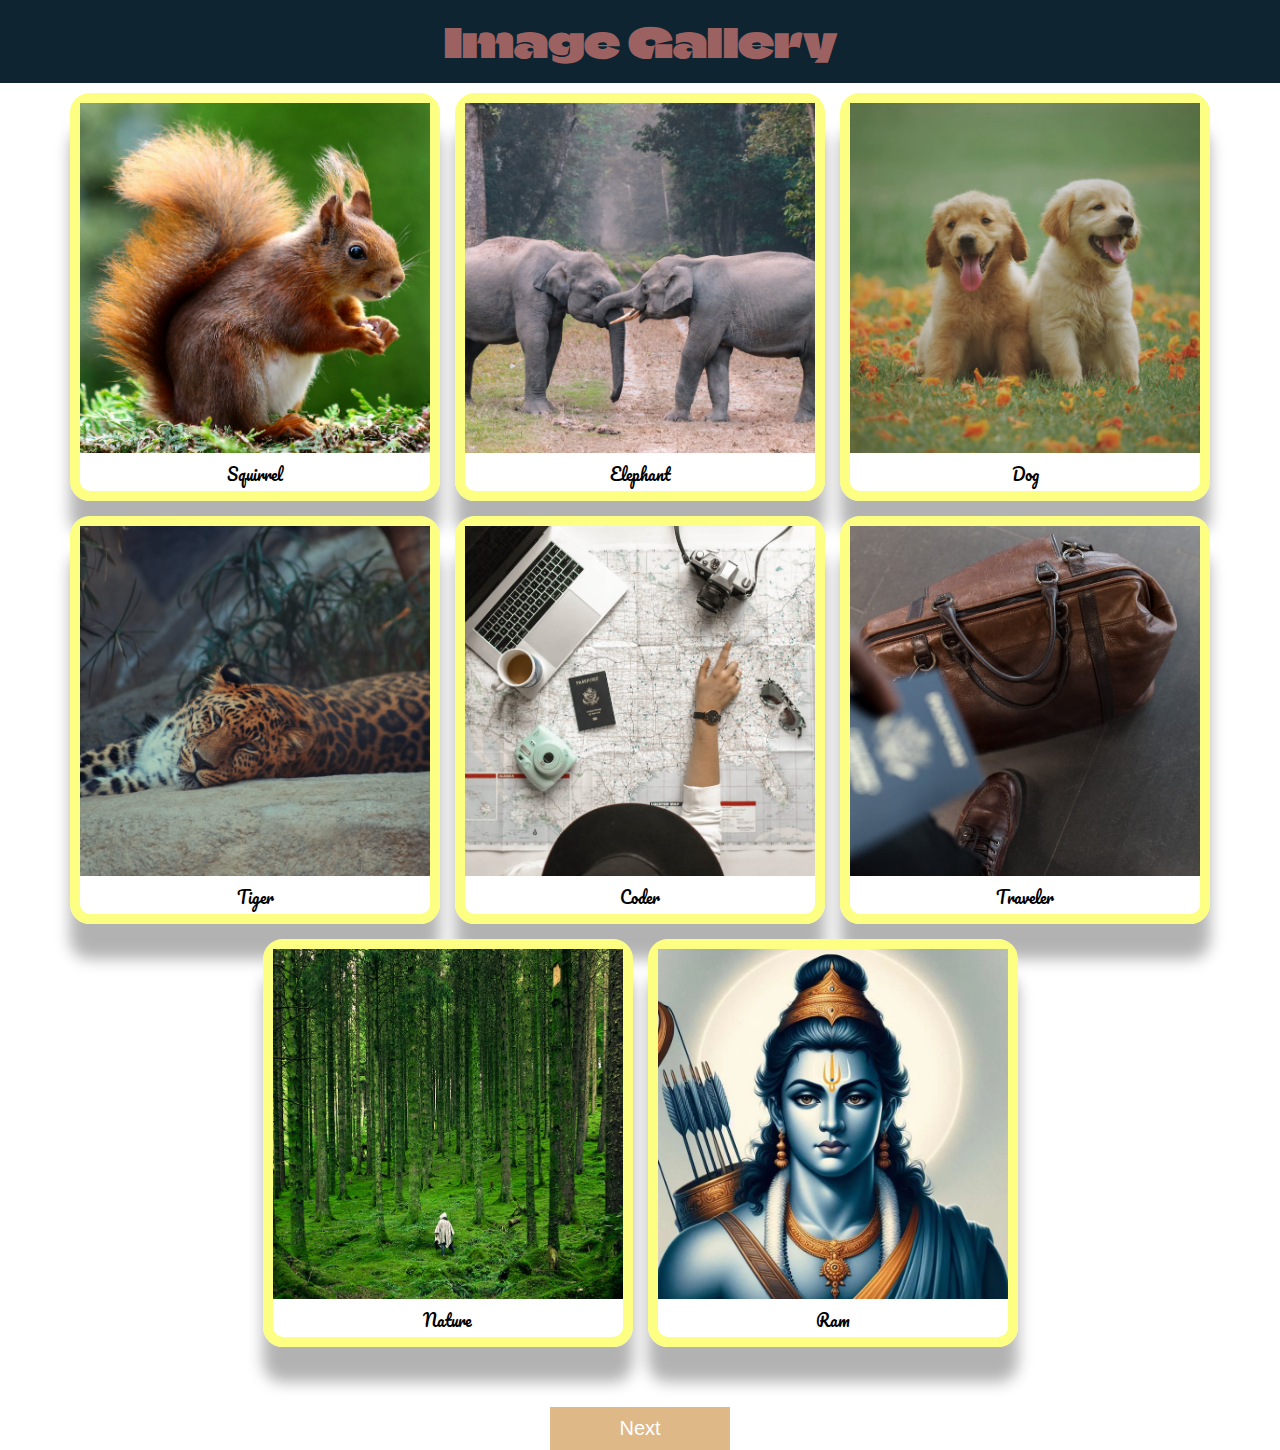
<file: responsive image gallery/index.html>
<!DOCTYPE html>
<html lang="en">
  <head>
    <meta charset="UTF-8" />
    <meta name="viewport" content="width=device-width, initial-scale=1.0" />
    <title>Responsive Image Gallery</title>

    <link rel="stylesheet" href="style.css" />
  </head>

  <body>
    <div class="container">
      <h1>Image Gallery</h1>
      <div class="image-container" onclick="openLightbox(event)">
        <div class="image">
          <img
            src="img/image1.jpeg"
            alt=""
          />
          <div class="caption">Squirrel</div>
        </div>
        <div class="image">
          <img
            src="img/image2.jpeg"
            alt=""
          />
          <div class="caption">Elephant</div>
        </div>
        <div class="image">
          <img
            src="img/image3.webp"
            alt=""
          />
          <div class="caption">Dog</div>
        </div>
        <div class="image">
          <img
            src="img/image4.jpeg"
            alt=""
          />
          <div class="caption">Tiger</div>
        </div>
        <div class="image">
          <img
            src="img/image5.jpeg"
            alt=""
          />
          <div class="caption">Coder</div>
        </div>
        <div class="image">
          <img
            src="img/image6.jpeg"
            alt=""
          />
          <div class="caption">Traveler</div>
        </div>
        <div class="image">
          <img
            src="img/image7.jpg"
            alt=""
          />
          <div class="caption">Nature</div>
        </div>
        <div class="image">
          <img
            src="img/image8.webp"
            alt=""
          />
          <div class="caption">Ram</div>
      </div>
    </div>
    
    <div class="another-page">
      <a href="index2.html"><button >Next</button></a>
    </div>

    <div class="lightbox">
      <span id="close-btn" onclick="closeLightbox()">&times;</span>

      <img id="lightbox-img" src="" alt="lightbox image" />

      <button id="prev-btn" onclick="changeImage(-1)">&lt; Prev</button>
      <button id="next-btn" onclick="changeImage(1)">Next &gt;</button>
    </div>

    <script src="index.js"></script>
  </body>
</html>
</file>
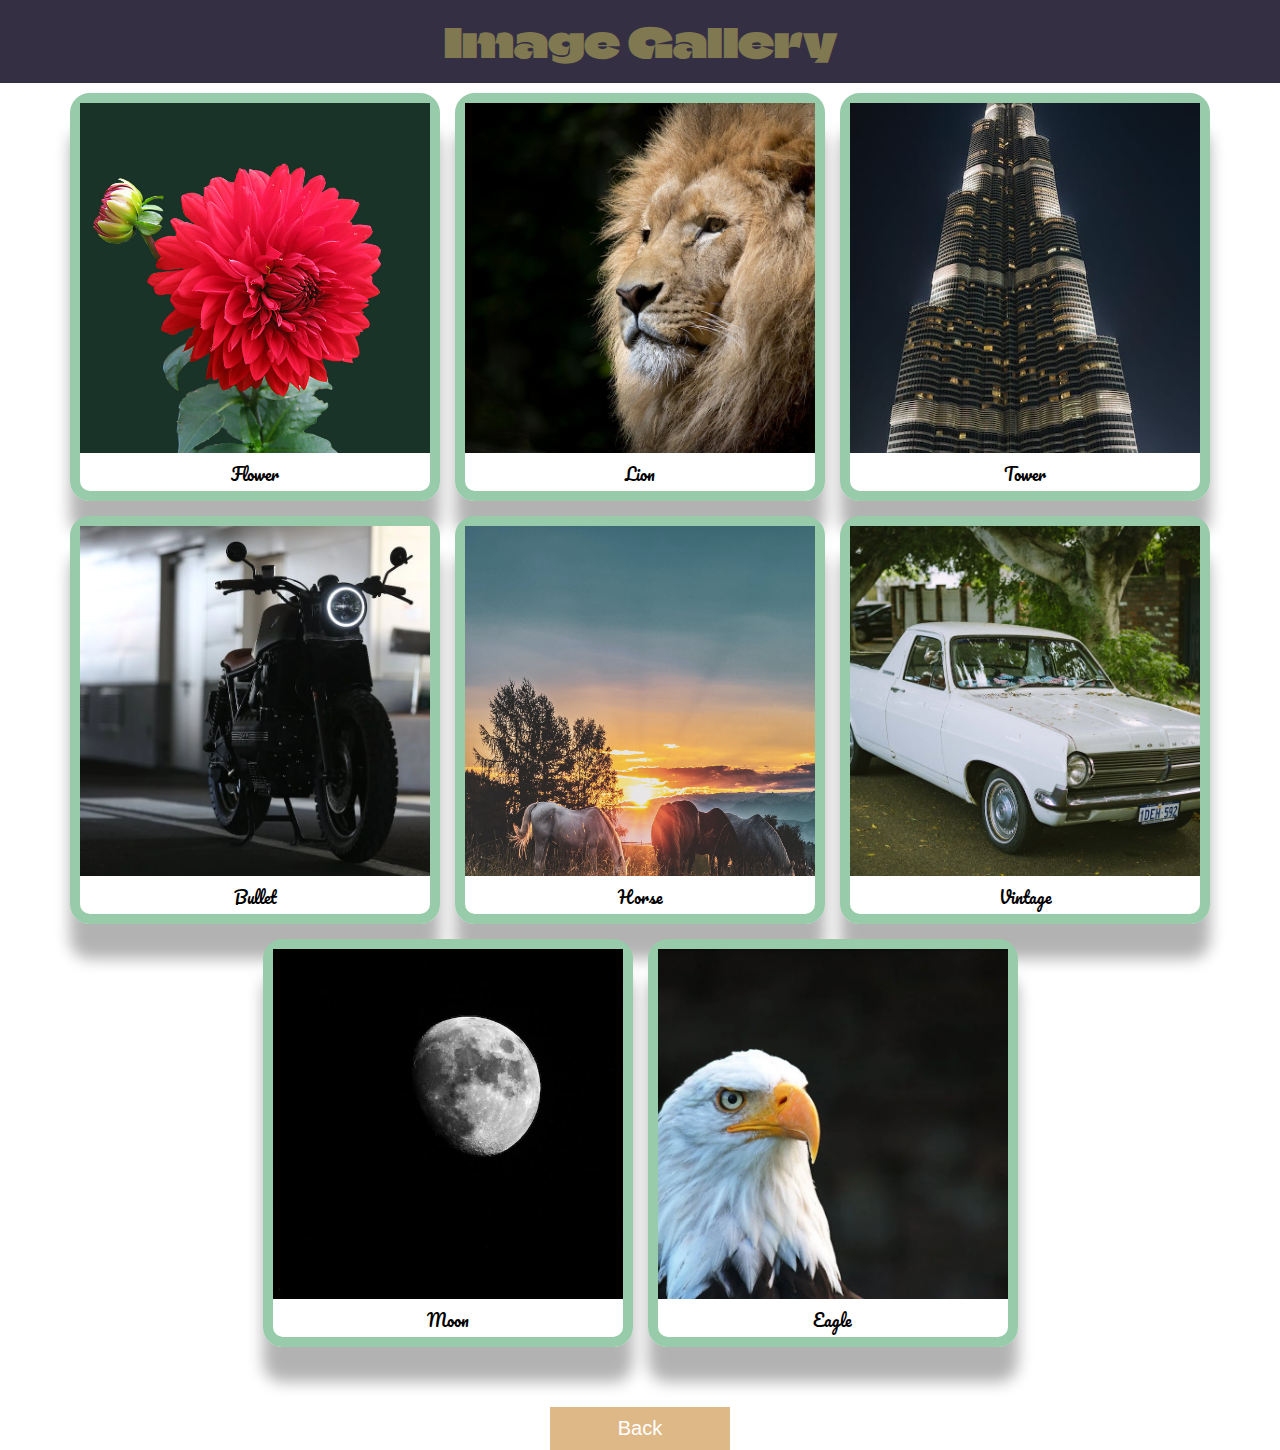
<file: responsive image gallery/index2.html>
<!DOCTYPE html>
<html lang="en">
  <head>
    <meta charset="UTF-8" />
    <meta name="viewport" content="width=device-width, initial-scale=1.0" />
    <title>Responsive Image Gallery</title>

    <link rel="stylesheet" href="style2.css" />
  </head>

  <body>
    <div class="container">
      <h1>Image Gallery</h1>
      <div class="image-container" onclick="openLightbox(event)">
        <div class="image">
          <img
            src="img/image9.jpeg"
            alt=""
          />
          <div class="caption">Flower</div>
        </div>
        <div class="image">
          <img
            src="img/image10.jpg"
            alt=""
          />
          <div class="caption">Lion</div>
        </div>
        <div class="image">
          <img
            src="img/image11.jpeg"
            alt=""
          />
          <div class="caption">Tower</div>
        </div>
        <div class="image">
          <img
            src="img/image12.webp"
            alt=""
          />
          <div class="caption">Bullet</div>
        </div>
        <div class="image">
          <img
            src="img/image13.jpeg"
            alt=""
          />
          <div class="caption">Horse</div>
        </div>
        <div class="image">
          <img
            src="img/image14.jpeg"
            alt=""
          />
          <div class="caption">Vintage</div>
        </div>
        <div class="image">
          <img
            src="img/image15.webp"
            alt=""
          />
          <div class="caption">Moon</div>
        </div>
        <div class="image">
          <img
            src="img/image16.webp"
            alt=""
          />
          <div class="caption">Eagle</div>
      </div>
      
    </div>
    <div class="another-page">
        <a href="index.html"><button >Back</button></a>
      </div>

    <div class="lightbox">
      <span id="close-btn" onclick="closeLightbox()">&times;</span>

      <img id="lightbox-img" src="" alt="lightbox image" />

      <button id="prev-btn" onclick="changeImage(-1)">&lt; Prev</button>
      <button id="next-btn" onclick="changeImage(1)">Next &gt;</button>
    </div>

    <script src="index2.js"></script>
  </body>
</html>
</file>
<file: responsive image gallery/style.css>
@import url('https://fonts.googleapis.com/css2?family=Climate+Crisis&display=swap');
@import url('https://fonts.googleapis.com/css2?family=Climate+Crisis&family=Exo+2:wght@500&family=Pacifico&display=swap');

* {
  margin: 0;
  padding: 0;
  box-sizing: border-box;
}
.container h1 {
  font-size: 40px;
  font-family: 'Climate Crisis',cursive;
  font-weight: normal;
  padding: 15px;
  color: rgb(156, 97, 97);
  color:333;
  text-align: center;
  background-color: #0e2431;
}
.image-container {
  display: flex;
  flex-wrap: wrap;
  gap: 15px;
  justify-content: center;
  padding: 10px;
}
.image-container img {
  height: 350px;
  width: 350px;
  object-fit: cover;
  transition: 0.2s linear;
}
.image {
  border: 10px solid  #fcff82;
  border-radius: 20px;
  box-shadow: 0 35px 15px rgba(0, 0, 0, 0.3);
  cursor: pointer;
}
.image:hover img {
  transform: scale(1.1);
}
.caption {
  margin: 3px;
  text-align: center;
  font-weight: lighter;
  font-family: 'Pacifico', cursive;
}
.lightbox{
  position: fixed;
  top: 0;
  left: 0;
  background: rgba(0, 0, 0, 0.9);
  height: 100%;
  width: 100%;
  z-index: 100;
  display: none;
}
.lightbox span {
  position: absolute;
  top: 0;
  right: 10px;
  font-size: 60px;
  font-weight: bolder;
  color: #ffffff;
  cursor: pointer;
  z-index: 100;
}

.lightbox img {
  position: absolute;
  top: 50%;
  left: 50%;
  transform: translate(-50%, -50%);
  border: 5px solid white;
  border-radius: 5px;
  width: 750px;
  object-fit: cover;
}
.another-page {
  display: flex;
  align-items: center;
  justify-content: center;
  margin-top: 50px;
}
#prev-btn,
  #next-btn {
      position: absolute;
      top: 50%;
      transform: translateY(-50%);
      font-size: 30px;
      color: #fff;
      background-color: rgba(155, 52, 15, 0.313);
      border: none;
      padding: 15px;
      cursor: pointer;
      transition: background-color 0.3s;
  }
  #prev-btn {
      left: 10px;
  }

  #next-btn {
      right: 10px;
  }

  #prev-btn:hover,
  #next-btn:hover {
      background-color: rgba(0, 0, 0, 0.8);
  }
  .another-page{
    display: flex;
    align-items: center;
    justify-content: center;
    margin-top: 50px;
    }
    .another-page button{
      padding: 10px 20px;
      margin: 0px 5px;
      font-size: 20px;
      width: 180px;
      outline: none;
      border: none;
      color: white;
      background-color: burlywood;
     text-align: center;
    }


@media (max-width: 750px) {
  .lightbox img {
    width: 95%;
  }
  .another-page{
      width: 95%;
  }
}
</file>
<file: responsive image gallery/style2.css>
@import url('https://fonts.googleapis.com/css2?family=Climate+Crisis&display=swap');
@import url('https://fonts.googleapis.com/css2?family=Climate+Crisis&family=Exo+2:wght@500&family=Pacifico&display=swap');

* {
    margin: 0;
    padding: 0;
    box-sizing: border-box;
  }
  .container h1 {
    font-size: 40px;
    font-family: 'Climate Crisis',cursive;
    font-weight: normal;
    padding: 15px;
    color: #333;
    text-align: center;
    text-transform: capitalize;
    background-color: #352f44;
    color: rgb(127, 120, 80);
  }
  .image-container {
    display: flex;
    flex-wrap: wrap;
    gap: 15px;
    justify-content: center;
    padding: 10px;
  }
  .image-container img {
    height: 350px;
    width: 350px;
    object-fit: cover;
    transition: 0.2s linear;
  }
  .image {
    border: 10px solid #97cba9;
    border-radius: 20px;
    box-shadow: 0 35px 15px rgba(0, 0, 0, 0.3);
    cursor: pointer;
  }
  .image:hover img {
    transform: scale(1.1);
  }
  .caption {
    margin: 3px;
    text-align: center;
    font-family: 'Pacifico', cursive;
  }
  .lightbox{
    position: fixed;
    top: 0;
    left: 0;
    background: rgba(0, 0, 0, 0.9);
    height: 100%;
    width: 100%;
    z-index: 100;
    display: none;
  }
  .lightbox span {
    position: absolute;
    top: 0;
    right: 10px;
    font-size: 60px;
    font-weight: bolder;
    color: #ffffff;
    cursor: pointer;
    z-index: 100;
  }

  .lightbox img {
    position: absolute;
    top: 50%;
    left: 50%;
    transform: translate(-50%, -50%);
    border: 5px solid white;
    border-radius: 5px;
    width: 750px;
    object-fit: cover;
  }
  .another-page {
    display: flex;
    align-items: center;
    justify-content: center;
    margin-top: 50px;
  }
  #prev-btn,
    #next-btn {
        position: absolute;
        top: 50%;
        transform: translateY(-50%);
        font-size: 30px;
        color: #fff;
        background-color: rgba(155, 52, 15, 0.313);
        border: none;
        padding: 15px;
        cursor: pointer;
        transition: background-color 0.3s;
    }
    #prev-btn {
        left: 10px;
    }

    #next-btn {
        right: 10px;
    }

    #prev-btn:hover,
    #next-btn:hover {
        background-color: rgba(0, 0, 0, 0.8);
    }
    .another-page{
      display: flex;
      align-items: center;
      justify-content: center;
      margin-top: 50px;
      }
      .another-page button{
        padding: 10px 20px;
        margin: 0px 5px;
        font-size: 20px;
        width: 180px;
        outline: none;
        border: none;
        color: white;
        background-color: burlywood;
       text-align: center;
      }


  @media (max-width: 750px) {
    .lightbox img {
      width: 95%;
    }
    .another-page{
        width: 95%;
    }
  }
</file>
